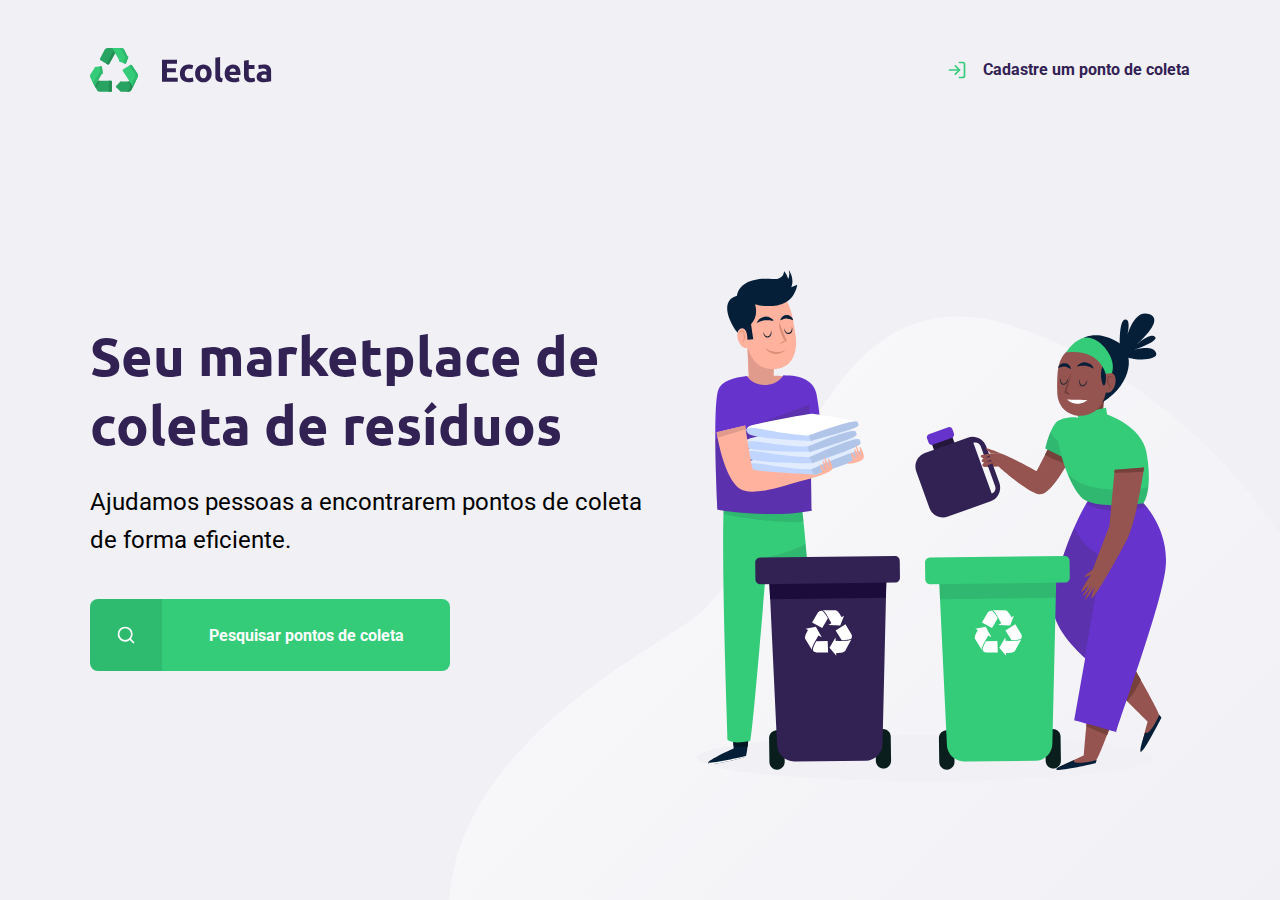
<file: index.html>
<!DOCTYPE html>
<html lang="pt_br">
<head>
    <meta charset="UTF-8">
    <meta name="viewport" content="width=device-width, initial-scale=1.0">
    <title>Ecoleta</title>
    <link href="https://fonts.googleapis.com/css2?family=Roboto:wght@700&family=Ubuntu:wght@700&display=swap" rel="stylesheet">

    <link rel="stylesheet" href="./styles/main.css">
    <link rel="stylesheet" href="./styles/home.css">
    <link rel="stylesheet" href="./styles/responsive.css">

</head>
<body>

    <div id="page-home">

        <div class="content">

            <header>
                <img src="./assets/logo.svg" alt="Logomarca">    
                <a href="./create-point.html">
                    <span></span>
                    Cadastre um ponto de coleta
                </a>
            </header>

            <main>
                <h1>Seu marketplace de coleta de resíduos</h1>

                <p>Ajudamos pessoas a encontrarem pontos de coleta de forma eficiente.</p>
                
                <a href="#">
                    <span></span> <strong>Pesquisar pontos de coleta</strong> 
                </a>

            </main>

        </div>

    </div>

    
</body>
</html>
</file>
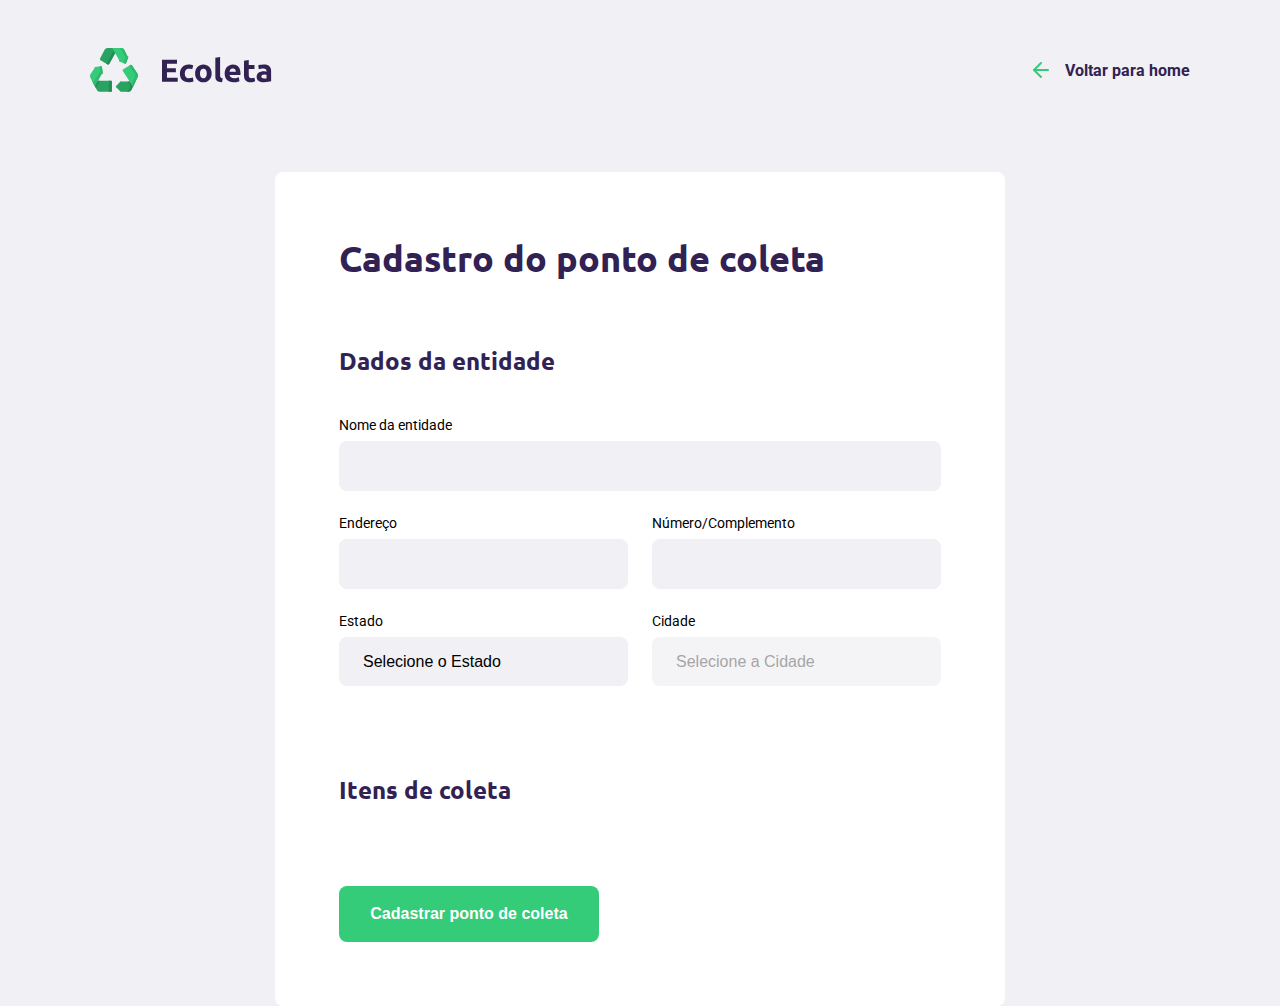
<file: create-point.html>
<!DOCTYPE html>
<html lang="pt_br">

<head>
    <meta charset="UTF-8">
    <meta name="viewport" content="width=device-width, initial-scale=1.0">
    <title>Ecoleta</title>
    <link href="https://fonts.googleapis.com/css2?family=Roboto:wght@700&family=Ubuntu:wght@700&display=swap"
        rel="stylesheet">

    <link rel="stylesheet" href="./styles/main.css">
    <link rel="stylesheet" href="./styles/create-point.css">
    <link rel="stylesheet" href="./styles/responsive.css">

</head>

<body>

    <div id="page-create-point">

        <header>
            <img src="./assets/logo.svg" alt="Logomarca">
            <a href="./index.html">
                <span></span>
                Voltar para home
            </a>
        </header>

        <form action="">

            <h1>Cadastro do ponto de coleta</h1>

            <!-- Fieldset (Coleção de campos) -->
            <fieldset>
                <legend>
                    <h2>Dados da entidade</h2>
                </legend>

                <div class="field">
                    <label for="name">Nome da entidade</label>
                    <input type="text" name="name">
                </div>

                <div class="field-group">
                    
                    <div class="field">
                        <label for="address">Endereço</label>
                        <input type="text" name="address">
                    </div>

                    <div class="field">
                        <label for="address2">Número/Complemento</label>
                        <input type="text" name="address2">
                    </div>

                </div>

                <div class="field-group">
                    
                    <div class="field">
                        <label for="state">Estado</label>
                        <select name="uf">
                            <option value="">Selecione o Estado</option>
                        </select>

                        <input type="hidden" name="state">
                    </div>

                    <div class="field">
                        <label for="city">Cidade</label>
                        <select name="city" disabled>
                            <option value="">Selecione a Cidade</option>
                        </select>
                    </div>

                </div>

            </fieldset>

            <fieldset>
                <legend>
                    <h2>Itens de coleta</h2>
                </legend>
            </fieldset>

            <button type="submit">Cadastrar ponto de coleta</button>

        </form>

    </div>

    <script src="./scripts/create-point.js"></script>
</body>

</html>
</file>
<file: styles/main.css>
:root{
    --title-color: #322153;
    --primary-color: #34cb79;
}

/*
    Não faz sentido medir a caixa pelo conteúdo que está dentro dela,
    a caixa é medida pelo tamanho dos seus lados.
    A formatação padrão do css diz que: 
            conteúdo + padding + border = tamanho da caixa;
    Logo, aumentar qualquer um desses atributos modifica o tamanho da caixa.

    Utilizando o box-sizing: border-box; o CSS assume um comportamento mais humano,
    pois a caixa agora terá o tamanho especificado. Se for definido que uma caixa 
    tenha tamanho W x H o conteúdo + padding + boder terão que se adaptar a 
    esse tamanho.
    Logo:   W x H = conteúdo + padding + border
*/

*{
    margin: 0;
    padding: 0;
    box-sizing: border-box;
}

html{
    font-family: 'Roboto', sans-serif;
}

body{
    background: #f0f0f5;
    -webkit-font-smoothing: antialiased;
}

a{
    text-decoration: none;
}

h1, h2, h3, h4, h5, h6{
    color: var(--title-color);
    font-family: 'Ubuntu', sans-serif;
}
</file>
<file: styles/home.css>
#page-home{
    background: url('../assets/home-background.svg') no-repeat;
    height: 100vh;
    background-position: 35vw 20vh;
}

#page-home .content{
    width: 90%;
    max-width: 1100px;
    height: 100%;

    margin: 0 auto;

    display: flex;
    flex-direction: column;
}

#page-home header{
    
    margin-top: 48px;

    display: flex;
    align-items: center;
    justify-content: space-between;
}

#page-home header a{
    display: flex;

    color: var(--title-color);
    font-weight: 700;
}

#page-home header a span{
    margin-right: 16px;
    display: flex;

    background: url('../assets/log-in.svg');

    width: 20px;
    height: 20px;
}

#page-home main{
    max-width: 560px;

    flex: 1;

    display: flex;
    flex-direction: column;
    justify-content: center;
}

#page-home main h1{
    font-size: 54px;
}

#page-home main p{
    font-size: 24px;
    line-height: 38px;
    margin-top: 24px;
}

#page-home main a{
    width: 100%;
    max-width: 360px;
    height: 72px;

    border-radius: 8px;

    display: flex;
    align-items: center;

    margin-top: 40px;

    background-color: var(--primary-color);

    transition: 400ms;
}

#page-home main a:hover{
    background-color: #2fb86e;
}

#page-home main a span{
    width: 72px;
    height: 72px;

    border-top-left-radius: 8px;
    border-bottom-left-radius: 8px;

    background-color:   rgba(0, 0, 0, 0.08);

    display: flex;
    align-items: center;
    justify-content: center;
}

#page-home main a span::after{
    content: "";
    background-image: url('../assets/search.svg');

    width: 20px;
    height: 20px;
}

/*
    (flex: 1;) => é utilizado para que elementos inline, preencham toda largura da caixa mãe
    e utilizando o (text-align: center), o elemento fica centralizando horizontalmente.
*/

#page-home main a strong{
    color: white;
    flex: 1;
    text-align: center;
}
</file>
<file: styles/responsive.css>
@media (max-width: 900px){

    #page-home{
        background-position-x: 70vw;
    } 
  
    #page-home .content{
        align-items: center;
        text-align: center;
    }
  
    /*
      (left:50%;) é utilizado para mandar o conteúdo do link para o meio da página, porém esse elemento
      possui um tamanho associado a ele. Utilizando o translateX o elemento ficará totalmente centralizado.
    */
  
    #page-home header a{
        position: absolute;
        bottom: 48px;
  
        left: 50%;
        transform: translateX(-50%)
    }
  
    #page-home main{
        align-items: center;
    }
}

@media (min-width: 1500px){
    #page-home{
        background-position-x: 40vw;
    }
}

@media (min-width: 1700px){
    #page-home{
        background-position-x: 42vw;
    }
}

@media (min-height: 800px){
    #page-home{
        background-position-y: 30vh;
    }
}

@media (min-height: 950px){
    #page-home{
        background-position-y: 32vh;
    }
}

  @media (min-height: 1230px){
    #page-home{
        background-position-y: 35vh;
    }
}
</file>
<file: styles/create-point.css>
#page-create-point{
    width: 90%;
    max-width: 1100px;
    
    margin: 0 auto;
}

#page-create-point header{
    margin-top: 48px;

    display: flex;
    justify-content: space-between;
    align-items: center;
}

#page-create-point header a{
    color: var(--title-color);
    font-weight: bold;

    display: flex;
    align-items: center;
}

/*
    a mistura de width, height e display: flex são utilizadas para exibir uma imagem como
    plano de fundo de um elemento inline, no caso o span.
*/

#page-create-point header a span{
    margin-right: 16px;
    background-image: url('../assets/arrow-left.svg');

    width: 20px;
    height: 24px;
    display: flex;
}

form{
    background-color: white;

    margin: 0 auto;
    margin-top: 80px;
    padding: 64px;

    border-radius: 8px;

    max-width: 730px;
}

form h1{
    font-size: 36px;
}

form fieldset{
    margin-top: 64px;

    border: 0;
}

form legend{
    margin-bottom: 40px;
}

form legend h2{
    font-size: 24px;
}

form .field{
    flex: 1;
    display: flex;
    flex-direction: column;

    margin-bottom: 24px;
}

form .field-group{
    display: flex;

}

/* outline é a propriedade que foca o input caso esteja selecionado*/
form select,
form input{
    background-color: #f0f0f5;

    border: 0;
    padding: 16px 24px;
    font-size: 16px;

    border-radius: 8px;

    /*outline: none;*/
}

form select{
    -webkit-appearance: none;
    -moz-appearance: none;
    appearance: none;
}

form label{
    font-size: 14px;
    margin-bottom: 8px;
}

/*
    Esse caminho é utilizado para pegar o segundo field,
    no caso, field referente a estado estado.
*/

form .field-group .field + .field{
    margin-left: 24px;
}

form button{
    width: 260px;
    height: 56px;

    background-color: var(--primary-color);
    border-radius: 8px;

    color: white;
    font-weight: bold;
    font-size: 16px;

    border: 0;

    margin-top: 40px;

    transition: background-color 400ms;
}

form button:hover{
    background-color: #2fb86e;
}
</file>
